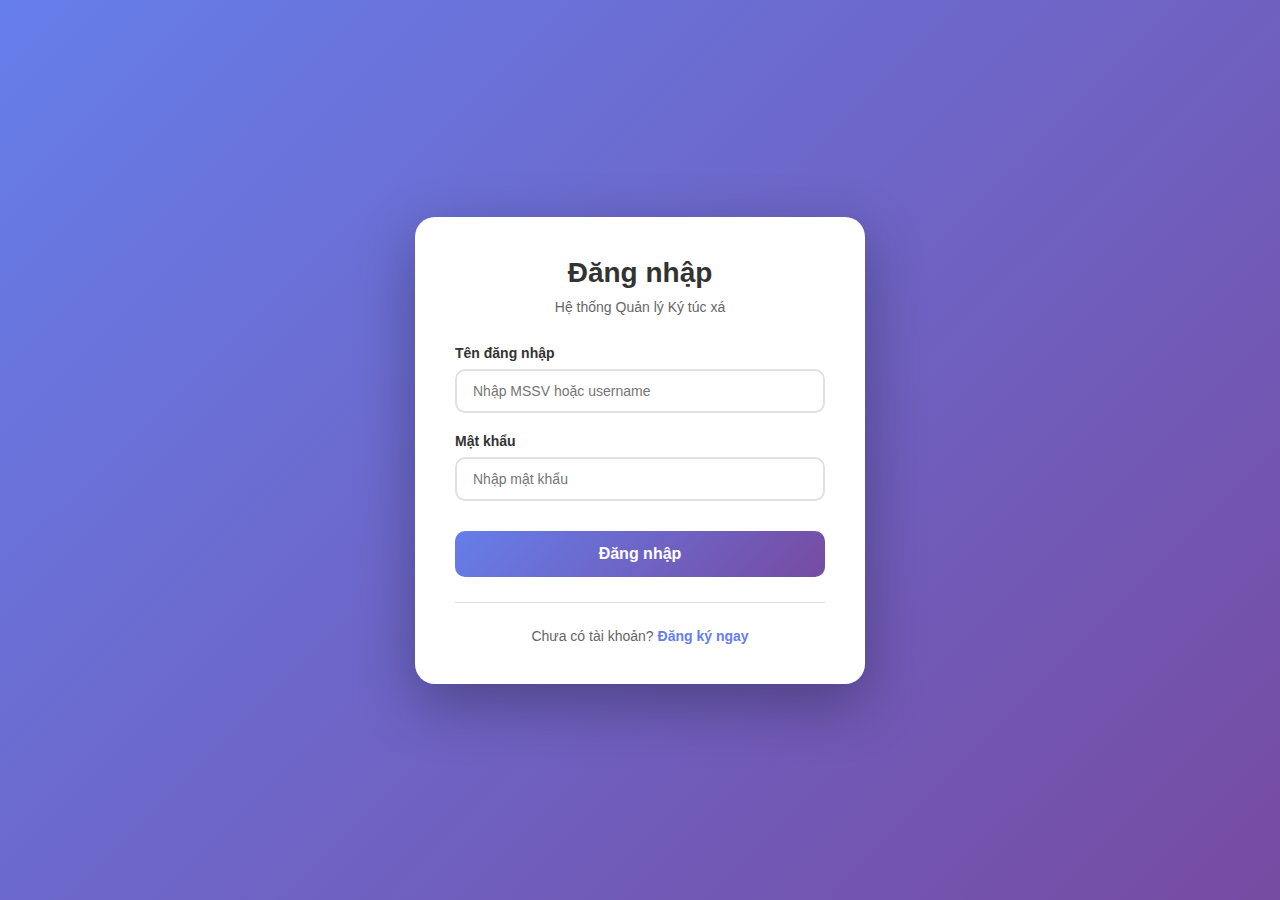
<file: font-end/v2/index.html>
<!DOCTYPE html>
<html lang="en">
<head>
  <meta charset="UTF-8" />
  <meta name="viewport" content="width=device-width, initial-scale=1" />
  <title>Numbering today's date</title>
  <link rel="stylesheet" href="styles.css" />
</head>
<body>
  <div class="container">
    <h1>STUDENT's VIRTUAL ASSITANT</h1>
    <div class="chat-window">
      <div class="message user-message">
        <div class="avatar">BOT</div>
        <div class="bubble">How can I help you today?</div>
      </div>

      <div class="message bot-message">
        <div class="avatar bot-avatar">AI</div>
        <div class="bubble" id="bot-response"></div>
      </div>
    </div>

    <form id="chat-form" class="chat-form">
      <input type="text" id="user-input" placeholder="How can I help you today?" autocomplete="off" required />
      <button type="submit" class="send-button">↑</button>
    </form>
  </div>

  <script src="script.js"></script>
</body>
</html>
</file>
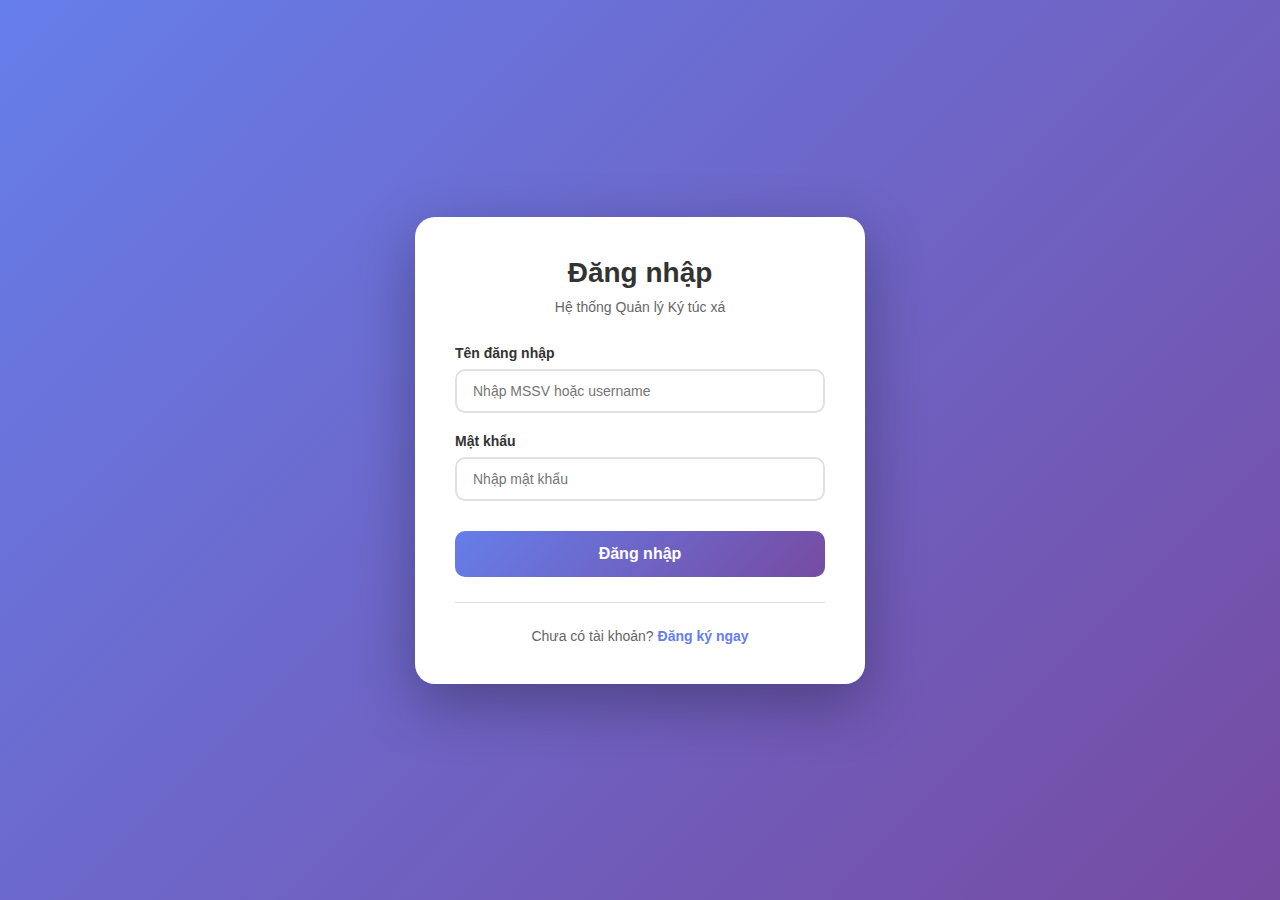
<file: font-end/v2/admin.html>
<!DOCTYPE html>
<html lang="vi">

<head>
    <meta charset="UTF-8">
    <meta name="viewport" content="width=device-width, initial-scale=1.0">
    <title>Admin Dashboard - Quản lý KTX</title>
    <link rel="stylesheet" href="admin.css">
</head>

<body>
    <div class="dashboard-container">
        <!-- Sidebar -->
        <aside class="sidebar">
            <div class="sidebar-header">
                <h2>Admin Panel</h2>
                <p id="adminUsername"></p>
            </div>

            <nav class="sidebar-nav">
                <a href="#overview" class="nav-item active" data-section="overview">
                    <span class="icon">📊</span>
                    Tổng quan
                </a>
                <a href="#buildings" class="nav-item" data-section="buildings">
                    <span class="icon">🏢</span>
                    Tòa nhà
                </a>
                <a href="#rooms" class="nav-item" data-section="rooms">
                    <span class="icon">🚪</span>
                    Phòng
                </a>
                <a href="#students" class="nav-item" data-section="students">
                    <span class="icon">👥</span>
                    Sinh viên
                </a>
                <a href="#upload" class="nav-item" data-section="upload">
                    <span class="icon">📤</span>
                    Upload tài liệu
                </a>
            </nav>

            <div class="sidebar-footer">
                <button id="logoutBtn" class="btn-logout">Đăng xuất</button>
            </div>
        </aside>

        <!-- Main Content -->
        <main class="main-content">
            <header class="content-header">
                <h1 id="sectionTitle">Tổng quan</h1>
                <button id="refreshBtn" class="btn-refresh">🔄 Làm mới</button>
            </header>

            <!-- Overview Section -->
            <section id="overview-section" class="content-section active">
                <div class="stats-grid">
                    <div class="stat-card">
                        <div class="stat-icon">🏢</div>
                        <div class="stat-info">
                            <h3 id="totalBuildings">-</h3>
                            <p>Tòa nhà</p>
                        </div>
                    </div>

                    <div class="stat-card">
                        <div class="stat-icon">🚪</div>
                        <div class="stat-info">
                            <h3 id="totalRooms">-</h3>
                            <p>Phòng</p>
                        </div>
                    </div>

                    <div class="stat-card">
                        <div class="stat-icon">👥</div>
                        <div class="stat-info">
                            <h3 id="totalStudents">-</h3>
                            <p>Sinh viên</p>
                        </div>
                    </div>

                    <div class="stat-card">
                        <div class="stat-icon">📊</div>
                        <div class="stat-info">
                            <h3 id="occupancyRate">-</h3>
                            <p>Tỷ lệ lấp đầy</p>
                        </div>
                    </div>
                </div>

                <div class="buildings-overview" id="buildingsOverview">
                    <!-- Buildings will be loaded here -->
                </div>
            </section>

            <!-- Buildings Section -->
            <section id="buildings-section" class="content-section">
                <div class="building-tabs">
                    <button class="building-tab active" data-building="A">Tòa A</button>
                    <button class="building-tab" data-building="B">Tòa B</button>
                    <button class="building-tab" data-building="C">Tòa C</button>
                    <button class="building-tab" data-building="D">Tòa D</button>
                </div>

                <div id="buildingDetails" class="building-details">
                    <!-- Building details will be loaded here -->
                </div>
            </section>

            <!-- Rooms Section -->
            <section id="rooms-section" class="content-section">
                <div class="table-container">
                    <table id="roomsTable" class="data-table">
                        <thead>
                            <tr>
                                <th>Phòng</th>
                                <th>Tòa</th>
                                <th>Tầng</th>
                                <th>Sức chứa</th>
                                <th>Hiện tại</th>
                                <th>Còn trống</th>
                                <th>Tỷ lệ (%)</th>
                                <th>Cập nhật</th>
                            </tr>
                        </thead>
                        <tbody>
                            <!-- Rooms will be loaded here -->
                        </tbody>
                    </table>
                </div>
            </section>

            <!-- Students Section -->
            <section id="students-section" class="content-section">
                <div class="table-container">
                    <table id="studentsTable" class="data-table">
                        <thead>
                            <tr>
                                <th>MSSV</th>
                                <th>Họ tên</th>
                                <th>Năm sinh</th>
                                <th>Phòng</th>
                            </tr>
                        </thead>
                        <tbody>
                            <!-- Students will be loaded here -->
                        </tbody>
                    </table>
                </div>
            </section>

            <!-- Upload Section -->
            <section id="upload-section" class="content-section">
                <div class="upload-container">
                    <h2>Upload tài liệu vào Vector Database</h2>
                    <p>Upload tài liệu để bổ sung thông tin vào hệ thống RAG</p>

                    <form id="uploadForm" class="upload-form">
                        <div class="file-input-wrapper">
                            <input type="file" id="fileInput" name="file" accept=".pdf,.docx,.txt" required>
                            <label for="fileInput" class="file-label">
                                <span class="icon">📁</span>
                                <span id="fileName">Chọn file...</span>
                            </label>
                        </div>

                        <button type="submit" class="btn-upload" id="uploadBtn">
                            <span class="icon">📤</span>
                            Upload
                        </button>
                    </form>

                    <div id="uploadStatus" class="upload-status"></div>
                    <div id="uploadProgress" class="upload-progress"></div>
                </div>
            </section>
        </main>
    </div>

    <script src="admin.js"></script>
</body>

</html>
</file>
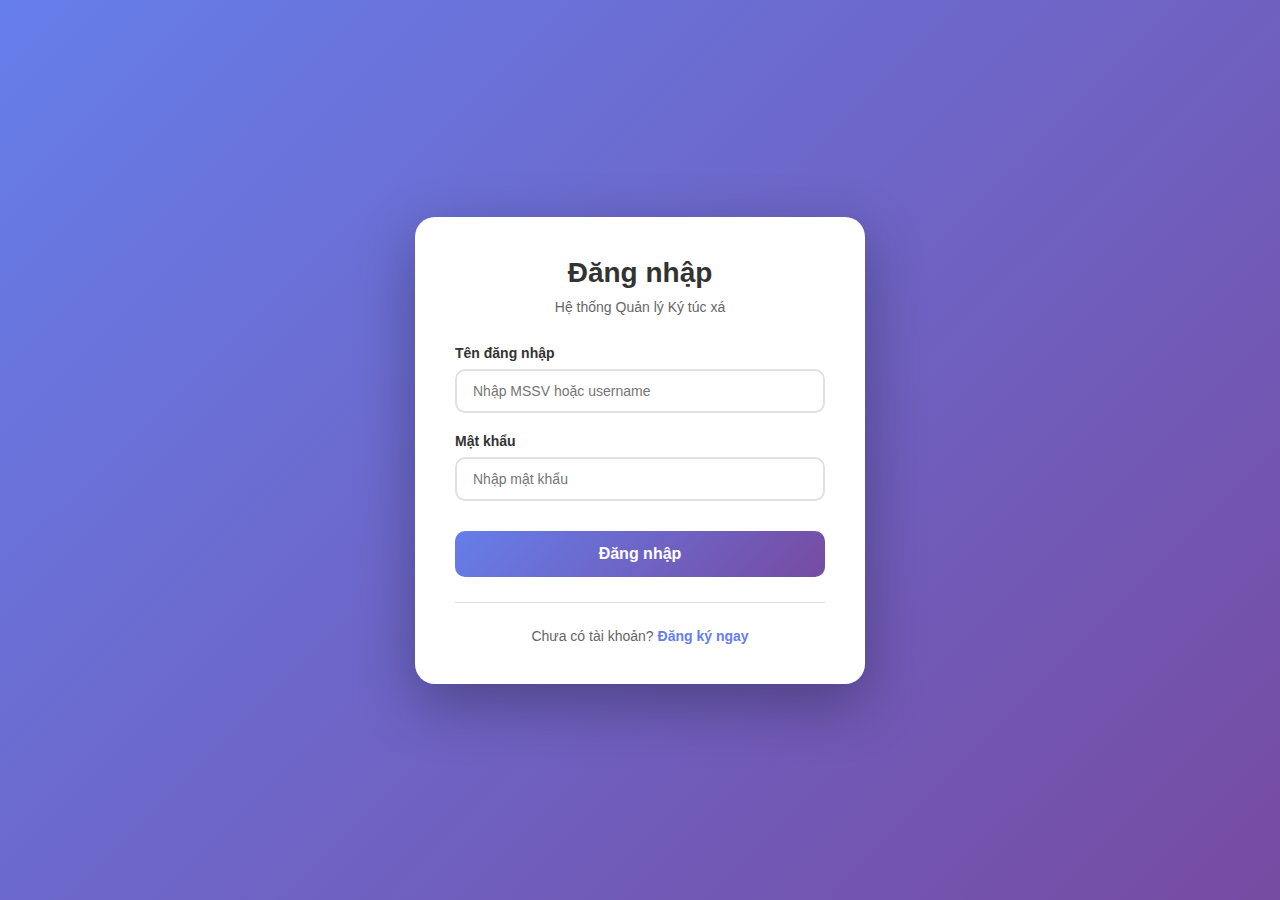
<file: font-end/v2/login.html>
<!DOCTYPE html>
<html lang="vi">

<head>
    <meta charset="UTF-8">
    <meta name="viewport" content="width=device-width, initial-scale=1.0">
    <title>Đăng nhập - Hệ thống Quản lý KTX</title>
    <link rel="stylesheet" href="auth.css">
</head>

<body>
    <div class="auth-container">
        <div class="auth-card">
            <div class="auth-header">
                <h1>Đăng nhập</h1>
                <p>Hệ thống Quản lý Ký túc xá</p>
            </div>

            <form id="loginForm" class="auth-form">
                <div class="form-group">
                    <label for="username">Tên đăng nhập</label>
                    <input type="text" id="username" name="username" required placeholder="Nhập MSSV hoặc username">
                </div>

                <div class="form-group">
                    <label for="password">Mật khẩu</label>
                    <input type="password" id="password" name="password" required placeholder="Nhập mật khẩu">
                </div>

                <div id="errorMessage" class="error-message"></div>

                <button type="submit" class="btn-primary">Đăng nhập</button>
            </form>

            <div class="auth-footer">
                <p>Chưa có tài khoản? <a href="register.html">Đăng ký ngay</a></p>
            </div>
        </div>
    </div>

    <script src="auth.js"></script>
</body>

</html>
</file>
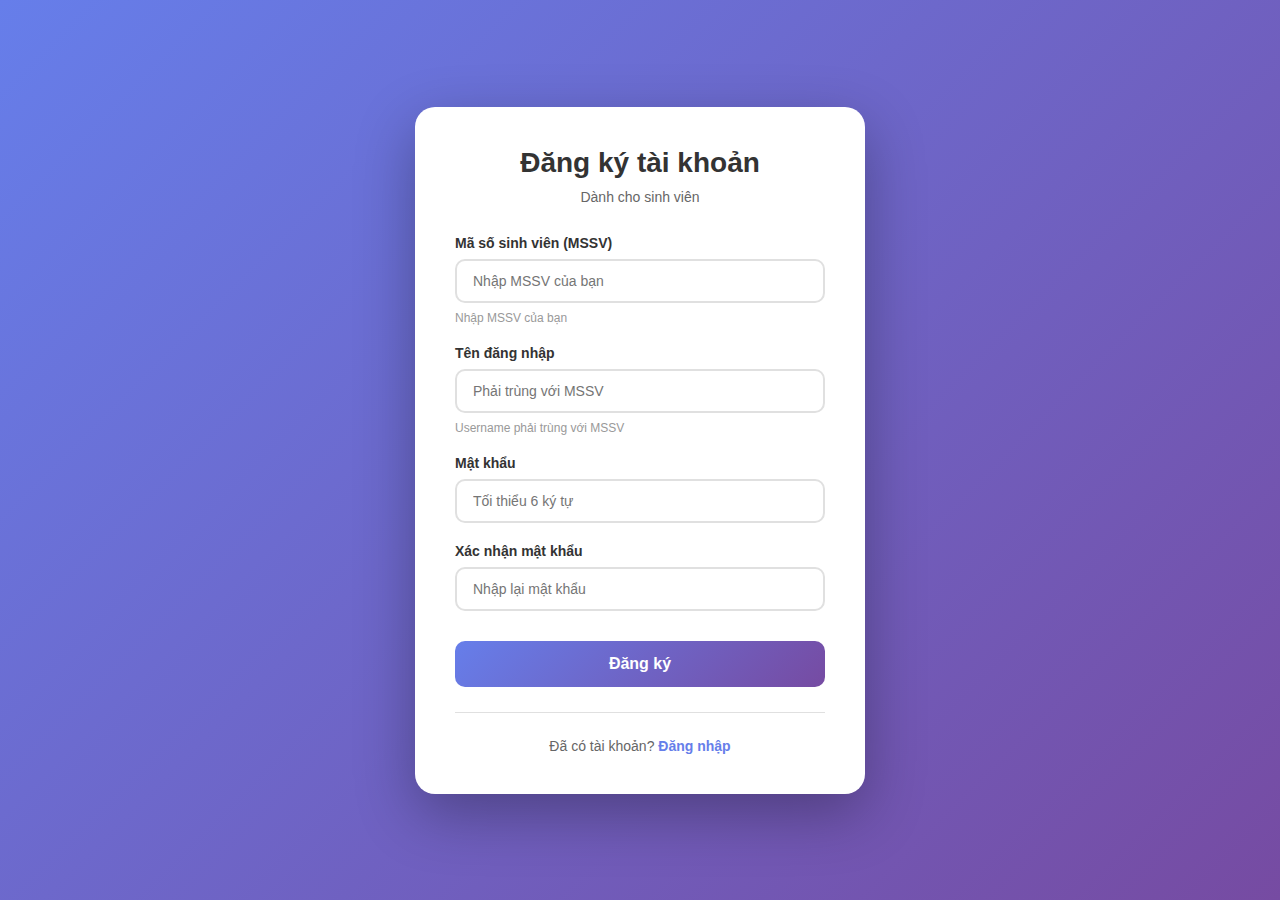
<file: font-end/v2/register.html>
<!DOCTYPE html>
<html lang="vi">

<head>
    <meta charset="UTF-8">
    <meta name="viewport" content="width=device-width, initial-scale=1.0">
    <title>Đăng ký - Hệ thống Quản lý KTX</title>
    <link rel="stylesheet" href="auth.css">
</head>

<body>
    <div class="auth-container">
        <div class="auth-card">
            <div class="auth-header">
                <h1>Đăng ký tài khoản</h1>
                <p>Dành cho sinh viên</p>
            </div>

            <form id="registerForm" class="auth-form">
                <div class="form-group">
                    <label for="mssv">Mã số sinh viên (MSSV)</label>
                    <input type="text" id="mssv" name="mssv" required placeholder="Nhập MSSV của bạn">
                    <small>Nhập MSSV của bạn</small>
                </div>

                <div class="form-group">
                    <label for="username">Tên đăng nhập</label>
                    <input type="text" id="username" name="username" required placeholder="Phải trùng với MSSV">
                    <small>Username phải trùng với MSSV</small>
                </div>

                <div class="form-group">
                    <label for="password">Mật khẩu</label>
                    <input type="password" id="password" name="password" required placeholder="Tối thiểu 6 ký tự">
                </div>

                <div class="form-group">
                    <label for="confirmPassword">Xác nhận mật khẩu</label>
                    <input type="password" id="confirmPassword" name="confirmPassword" required
                        placeholder="Nhập lại mật khẩu">
                </div>

                <div id="errorMessage" class="error-message"></div>
                <div id="successMessage" class="success-message"></div>

                <button type="submit" class="btn-primary">Đăng ký</button>
            </form>

            <div class="auth-footer">
                <p>Đã có tài khoản? <a href="login.html">Đăng nhập</a></p>
            </div>
        </div>
    </div>

    <script src="auth.js"></script>
</body>

</html>
</file>
<file: font-end/v2/styles.css>
* {
  box-sizing: border-box;
}

body {
  background-color: #fafaf5;
  font-family: Arial, sans-serif;
  color: #1c1c1c;
  margin: 0;
  padding: 20px;
}

.container {
  max-width: 600px;
  margin: 20px auto;
}

h1 {
  font-weight: normal;
  font-size: 1.2rem;
  margin-bottom: 20px;
}

.chat-window {
  background-color: #fff;
  border-radius: 8px;
  padding: 20px;
  box-shadow: 0 0 8px rgb(0 0 0 / 0.1);
  min-height: 180px;
}

.message {
  display: flex;
  align-items: flex-start;
  margin-bottom: 15px;
}

.avatar {
  flex-shrink: 0;
  width: 36px;
  height: 36px;
  border-radius: 50%;
  background-color: #4a4a4a;
  color: white;
  font-weight: bold;
  display: flex;
  justify-content: center;
  align-items: center;
  margin-right: 12px;
  font-size: 14px;
}

.bot-avatar {
  background-color: #f0805a;
}

.bubble {
  background-color: #f3f2ef;
  padding: 12px 16px;
  border-radius: 12px;
  line-height: 1.4;
  max-width: 75%;
  font-size: 14px;
  color: #1c1c1c;
}

.user-message .bubble {
  background-color: #dfdcd3;
  border-radius: 12px 12px 12px 0;
}

.chat-form {
  margin-top: 20px;
  display: flex;
  background: white;
  padding: 10px 15px;
  border-radius: 12px;
  box-shadow: 0 0 8px rgb(0 0 0 / 0.1);
}

#user-input {
  flex-grow: 1;
  border: none;
  font-size: 14px;
  padding: 8px 12px;
  border-radius: 12px;
  outline: none;
}

.send-button {
  background-color: #f0805a;
  border: none;
  color: white;
  font-weight: bold;
  font-size: 18px;
  cursor: pointer;
  border-radius: 12px;
  width: 38px;
  height: 38px;
  margin-left: 10px;
  transition: background-color 0.2s ease;
}

.send-button:hover {
  background-color: #d76b47;
}
</file>
<file: font-end/v2/admin.css>
* {
    margin: 0;
    padding: 0;
    box-sizing: border-box;
}

body {
    font-family: 'Segoe UI', Tahoma, Geneva, Verdana, sans-serif;
    background: #f5f7fa;
    overflow-x: hidden;
}

.dashboard-container {
    display: flex;
    min-height: 100vh;
}

/* Sidebar */
.sidebar {
    width: 260px;
    background: linear-gradient(180deg, #2c3e50 0%, #34495e 100%);
    color: white;
    display: flex;
    flex-direction: column;
    box-shadow: 2px 0 10px rgba(0, 0, 0, 0.1);
    position: fixed;
    height: 100vh;
    z-index: 100;
}

.sidebar-header {
    padding: 30px 20px;
    border-bottom: 1px solid rgba(255, 255, 255, 0.1);
}

.sidebar-header h2 {
    font-size: 24px;
    margin-bottom: 5px;
}

.sidebar-header p {
    font-size: 14px;
    opacity: 0.8;
}

.sidebar-nav {
    flex: 1;
    padding: 20px 0;
}

.nav-item {
    display: flex;
    align-items: center;
    gap: 12px;
    padding: 15px 20px;
    color: rgba(255, 255, 255, 0.8);
    text-decoration: none;
    transition: all 0.3s ease;
    border-left: 3px solid transparent;
}

.nav-item:hover {
    background: rgba(255, 255, 255, 0.1);
    color: white;
}

.nav-item.active {
    background: rgba(255, 255, 255, 0.15);
    color: white;
    border-left-color: #3498db;
}

.nav-item .icon {
    font-size: 20px;
}

.sidebar-footer {
    padding: 20px;
    border-top: 1px solid rgba(255, 255, 255, 0.1);
}

.btn-logout {
    width: 100%;
    padding: 12px;
    background: #e74c3c;
    color: white;
    border: none;
    border-radius: 8px;
    font-size: 14px;
    font-weight: 600;
    cursor: pointer;
    transition: all 0.3s ease;
}

.btn-logout:hover {
    background: #c0392b;
    transform: translateY(-2px);
}

/* Main Content */
.main-content {
    flex: 1;
    margin-left: 260px;
    padding: 30px;
}

.content-header {
    display: flex;
    justify-content: space-between;
    align-items: center;
    margin-bottom: 30px;
}

.content-header h1 {
    font-size: 32px;
    color: #2c3e50;
}

.btn-refresh {
    padding: 10px 20px;
    background: #3498db;
    color: white;
    border: none;
    border-radius: 8px;
    font-size: 14px;
    cursor: pointer;
    transition: all 0.3s ease;
}

.btn-refresh:hover {
    background: #2980b9;
    transform: translateY(-2px);
}

/* Content Sections */
.content-section {
    display: none;
}

.content-section.active {
    display: block;
    animation: fadeIn 0.3s ease;
}

@keyframes fadeIn {
    from {
        opacity: 0;
        transform: translateY(10px);
    }

    to {
        opacity: 1;
        transform: translateY(0);
    }
}

/* Stats Grid */
.stats-grid {
    display: grid;
    grid-template-columns: repeat(auto-fit, minmax(250px, 1fr));
    gap: 20px;
    margin-bottom: 30px;
}

.stat-card {
    background: white;
    padding: 25px;
    border-radius: 15px;
    box-shadow: 0 2px 10px rgba(0, 0, 0, 0.08);
    display: flex;
    align-items: center;
    gap: 20px;
    transition: all 0.3s ease;
}

.stat-card:hover {
    transform: translateY(-5px);
    box-shadow: 0 5px 20px rgba(0, 0, 0, 0.15);
}

.stat-icon {
    font-size: 48px;
    width: 70px;
    height: 70px;
    display: flex;
    align-items: center;
    justify-content: center;
    background: linear-gradient(135deg, #667eea 0%, #764ba2 100%);
    border-radius: 15px;
}

.stat-info h3 {
    font-size: 32px;
    color: #2c3e50;
    margin-bottom: 5px;
}

.stat-info p {
    color: #7f8c8d;
    font-size: 14px;
}

/* Buildings Overview */
.buildings-overview {
    display: grid;
    grid-template-columns: repeat(auto-fit, minmax(300px, 1fr));
    gap: 20px;
}

.building-card {
    background: white;
    padding: 25px;
    border-radius: 15px;
    box-shadow: 0 2px 10px rgba(0, 0, 0, 0.08);
}

.building-card h3 {
    font-size: 24px;
    color: #2c3e50;
    margin-bottom: 15px;
    display: flex;
    align-items: center;
    gap: 10px;
}

.building-stats {
    display: flex;
    flex-direction: column;
    gap: 10px;
}

.building-stat-item {
    display: flex;
    justify-content: space-between;
    padding: 10px 0;
    border-bottom: 1px solid #ecf0f1;
}

.building-stat-item:last-child {
    border-bottom: none;
}

.building-stat-item span:first-child {
    color: #7f8c8d;
}

.building-stat-item span:last-child {
    font-weight: 600;
    color: #2c3e50;
}

/* Building Tabs */
.building-tabs {
    display: flex;
    gap: 10px;
    margin-bottom: 20px;
}

.building-tab {
    flex: 1;
    padding: 15px;
    background: white;
    border: 2px solid #e0e0e0;
    border-radius: 10px;
    font-size: 16px;
    font-weight: 600;
    cursor: pointer;
    transition: all 0.3s ease;
}

.building-tab:hover {
    border-color: #3498db;
    color: #3498db;
}

.building-tab.active {
    background: #3498db;
    color: white;
    border-color: #3498db;
}

.building-details {
    background: white;
    padding: 25px;
    border-radius: 15px;
    box-shadow: 0 2px 10px rgba(0, 0, 0, 0.08);
}

/* Table */
.table-container {
    background: white;
    border-radius: 15px;
    box-shadow: 0 2px 10px rgba(0, 0, 0, 0.08);
    overflow: hidden;
}

.data-table {
    width: 100%;
    border-collapse: collapse;
}

.data-table thead {
    background: linear-gradient(135deg, #667eea 0%, #764ba2 100%);
    color: white;
}

.data-table th {
    padding: 15px;
    text-align: left;
    font-weight: 600;
}

.data-table td {
    padding: 15px;
    border-bottom: 1px solid #ecf0f1;
}

.data-table tbody tr:hover {
    background: #f8f9fa;
}

.data-table tbody tr:last-child td {
    border-bottom: none;
}

.status-badge {
    display: inline-block;
    padding: 5px 12px;
    border-radius: 20px;
    font-size: 12px;
    font-weight: 600;
}

.status-available {
    background: #d4edda;
    color: #155724;
}

.status-full {
    background: #f8d7da;
    color: #721c24;
}

.status-partial {
    background: #fff3cd;
    color: #856404;
}

/* Upload Section */
.upload-container {
    background: white;
    padding: 40px;
    border-radius: 15px;
    box-shadow: 0 2px 10px rgba(0, 0, 0, 0.08);
    max-width: 600px;
}

.upload-container h2 {
    color: #2c3e50;
    margin-bottom: 10px;
}

.upload-container p {
    color: #7f8c8d;
    margin-bottom: 30px;
}

.upload-form {
    display: flex;
    flex-direction: column;
    gap: 20px;
}

.file-input-wrapper {
    position: relative;
}

.file-input-wrapper input[type="file"] {
    position: absolute;
    opacity: 0;
    width: 0;
    height: 0;
}

.file-label {
    display: flex;
    align-items: center;
    gap: 15px;
    padding: 20px;
    background: #f8f9fa;
    border: 2px dashed #dee2e6;
    border-radius: 10px;
    cursor: pointer;
    transition: all 0.3s ease;
}

.file-label:hover {
    border-color: #3498db;
    background: #e3f2fd;
}

.file-label .icon {
    font-size: 32px;
}

.btn-upload {
    padding: 15px;
    background: linear-gradient(135deg, #667eea 0%, #764ba2 100%);
    color: white;
    border: none;
    border-radius: 10px;
    font-size: 16px;
    font-weight: 600;
    cursor: pointer;
    transition: all 0.3s ease;
    display: flex;
    align-items: center;
    justify-content: center;
    gap: 10px;
}

.btn-upload:hover {
    transform: translateY(-2px);
    box-shadow: 0 5px 15px rgba(102, 126, 234, 0.3);
}

.btn-upload:disabled {
    opacity: 0.6;
    cursor: not-allowed;
}

.upload-status {
    padding: 15px;
    border-radius: 10px;
    margin-top: 20px;
    display: none;
}

.upload-status.show {
    display: block;
}

.upload-status.success {
    background: #d4edda;
    color: #155724;
}

.upload-status.error {
    background: #f8d7da;
    color: #721c24;
}

.upload-progress {
    margin-top: 20px;
    display: none;
}

.upload-progress.show {
    display: block;
}

.progress-bar {
    width: 100%;
    height: 8px;
    background: #e0e0e0;
    border-radius: 4px;
    overflow: hidden;
}

.progress-fill {
    height: 100%;
    background: linear-gradient(90deg, #667eea 0%, #764ba2 100%);
    transition: width 0.3s ease;
}

/* Responsive */
@media (max-width: 768px) {
    .sidebar {
        width: 70px;
    }

    .sidebar-header h2,
    .sidebar-header p,
    .nav-item span:not(.icon) {
        display: none;
    }

    .main-content {
        margin-left: 70px;
    }

    .stats-grid {
        grid-template-columns: 1fr;
    }

    .building-tabs {
        flex-direction: column;
    }
}
</file>
<file: font-end/v2/auth.css>
* {
    margin: 0;
    padding: 0;
    box-sizing: border-box;
}

body {
    font-family: 'Segoe UI', Tahoma, Geneva, Verdana, sans-serif;
    background: linear-gradient(135deg, #667eea 0%, #764ba2 100%);
    min-height: 100vh;
    display: flex;
    align-items: center;
    justify-content: center;
    padding: 20px;
}

.auth-container {
    width: 100%;
    max-width: 450px;
}

.auth-card {
    background: white;
    border-radius: 20px;
    padding: 40px;
    box-shadow: 0 20px 60px rgba(0, 0, 0, 0.3);
    animation: slideUp 0.5s ease-out;
}

@keyframes slideUp {
    from {
        opacity: 0;
        transform: translateY(30px);
    }

    to {
        opacity: 1;
        transform: translateY(0);
    }
}

.auth-header {
    text-align: center;
    margin-bottom: 30px;
}

.auth-header h1 {
    color: #333;
    font-size: 28px;
    margin-bottom: 10px;
}

.auth-header p {
    color: #666;
    font-size: 14px;
}

.auth-form {
    display: flex;
    flex-direction: column;
    gap: 20px;
}

.form-group {
    display: flex;
    flex-direction: column;
    gap: 8px;
}

.form-group label {
    color: #333;
    font-weight: 600;
    font-size: 14px;
}

.form-group input {
    padding: 12px 16px;
    border: 2px solid #e0e0e0;
    border-radius: 10px;
    font-size: 14px;
    transition: all 0.3s ease;
}

.form-group input:focus {
    outline: none;
    border-color: #667eea;
    box-shadow: 0 0 0 3px rgba(102, 126, 234, 0.1);
}

.form-group small {
    color: #999;
    font-size: 12px;
}

.error-message {
    color: #e74c3c;
    background: #ffe5e5;
    padding: 12px;
    border-radius: 8px;
    font-size: 14px;
    display: none;
}

.error-message.show {
    display: block;
}

.success-message {
    color: #27ae60;
    background: #e8f8f5;
    padding: 12px;
    border-radius: 8px;
    font-size: 14px;
    display: none;
}

.success-message.show {
    display: block;
}

.btn-primary {
    background: linear-gradient(135deg, #667eea 0%, #764ba2 100%);
    color: white;
    padding: 14px;
    border: none;
    border-radius: 10px;
    font-size: 16px;
    font-weight: 600;
    cursor: pointer;
    transition: all 0.3s ease;
    margin-top: 10px;
}

.btn-primary:hover {
    transform: translateY(-2px);
    box-shadow: 0 10px 20px rgba(102, 126, 234, 0.3);
}

.btn-primary:active {
    transform: translateY(0);
}

.btn-primary:disabled {
    opacity: 0.6;
    cursor: not-allowed;
}

.auth-footer {
    text-align: center;
    margin-top: 25px;
    padding-top: 25px;
    border-top: 1px solid #e0e0e0;
}

.auth-footer p {
    color: #666;
    font-size: 14px;
}

.auth-footer a {
    color: #667eea;
    text-decoration: none;
    font-weight: 600;
    transition: color 0.3s ease;
}

.auth-footer a:hover {
    color: #764ba2;
}

@media (max-width: 480px) {
    .auth-card {
        padding: 30px 20px;
    }

    .auth-header h1 {
        font-size: 24px;
    }
}
</file>
